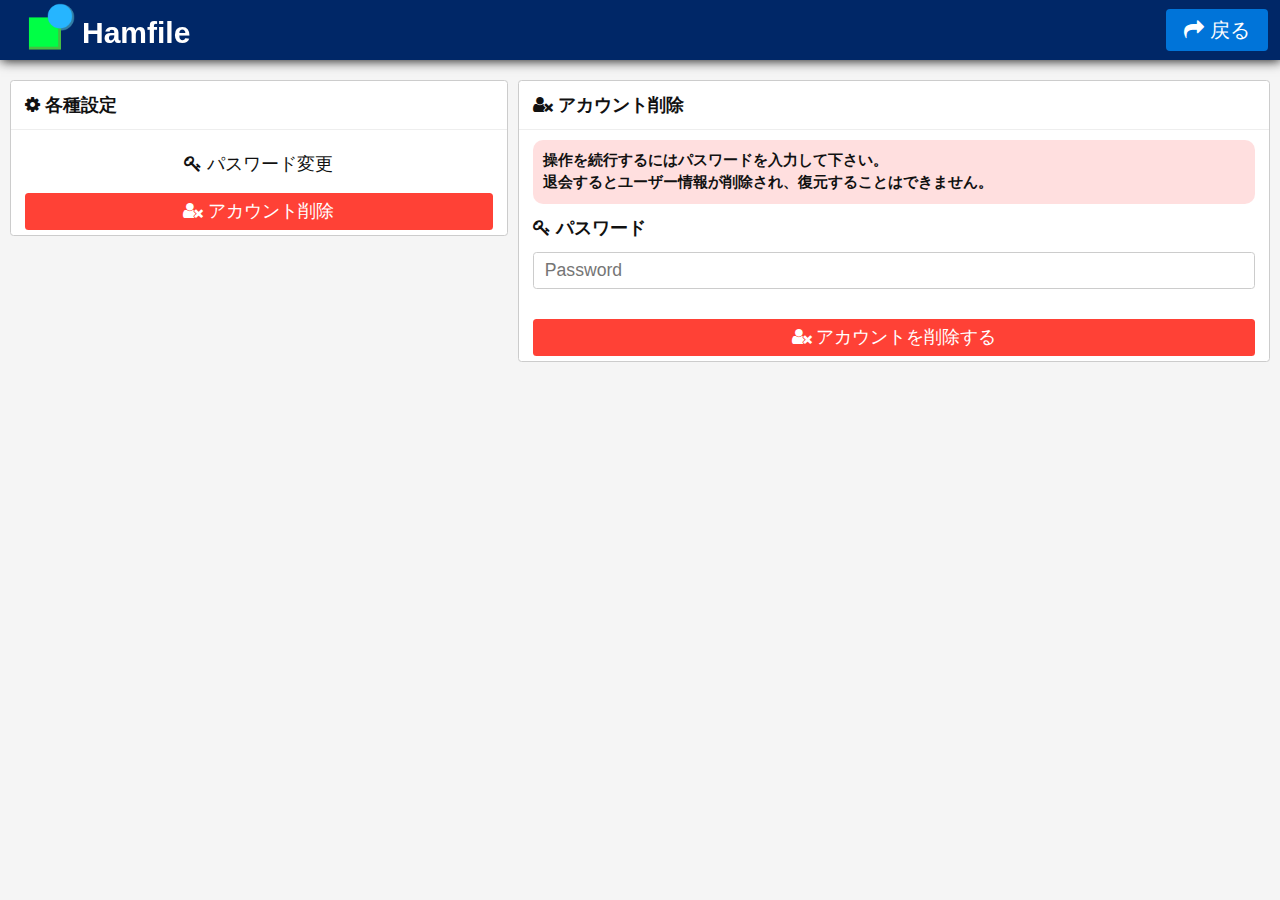
<file: delete_account.html>
<!DOCTYPE html>
<html lang="ja">

<head>
  <meta charset="UTF-8">
  <title>Hamfile - Setting</title>
  <link rel="stylesheet" href="css/picnic.min.css">
  <link rel="stylesheet" href="css/stylesheet.css">
  <link rel="stylesheet" href="css/font-awesome-4.7.0/css/font-awesome.min.css">
  <script type="text/javascript" src="script/script.js"></script>
  <script type="text/javascript" src="script/jquery-3.1.1.min.js"></script>
  <link rel="shortcut icon" href="img/Logoico.ico">
</head>

<body>

<!-- ■ナビゲーションバー -->
<nav class="demo imponent">
  <!-- ロゴ -->
   <a href="index.html" class="brand">
    <span class="logo"><img class="title_logo" src="img/Logo400.png" alt="logo">Hamfile</span>
  </a>
  <!-- レスポンシブメニュー -->
  <input id="bmenub" type="checkbox" class="show">
  <label for="bmenub" class="burger pseudo button"><i class="fa fa-navicon"></i></label>
  <!-- メニュー項目 -->
  <div class="menu">
    <a href="profile.jsp" class="button"><i class="fa fa-share"></i> 戻る</a>
  </div>
</nav>

<!-- ■アカウント設定 -->
<div class="flex four contents">
  <!-- ⚙各種設定 -->
   <span class="two-fifth setting_menu">
    <article class="card">
      <header><i class="fa fa-cog"></i> 各種設定</header>
      <section>
        
        <a href="setting_pass.html" class="button pseudo full"><i class="fa fa-key"></i> パスワード変更</a>
        <a href="delete_account.html" class="button error full delete_button"><i class="fa fa-user-times"></i> アカウント削除</a>
      </section>
    </article>
  </span>
  <!-- 設定コンテンツ -->
  <span class="three-fifth">
    <article class="card">
      <header><i class="fa fa-user-times"></i> アカウント削除</header>
      <section>
       <form action="#">
        <h5 class="danger_message">操作を続行するにはパスワードを入力して下さい。<br>退会するとユーザー情報が削除され、復元することはできません。</h5>
        <h4><i class="fa fa-key"></i> パスワード</h4>
        <input name = "password" type="password" placeholder="Password">
        <h3><!-- なにも記入しない --></h3>
        <input class="full error" type="submit" value="&#xf235; アカウントを削除する">
       </form>
      </section>
    </article>
  </span>
</div>

</body>
</html>
</file>
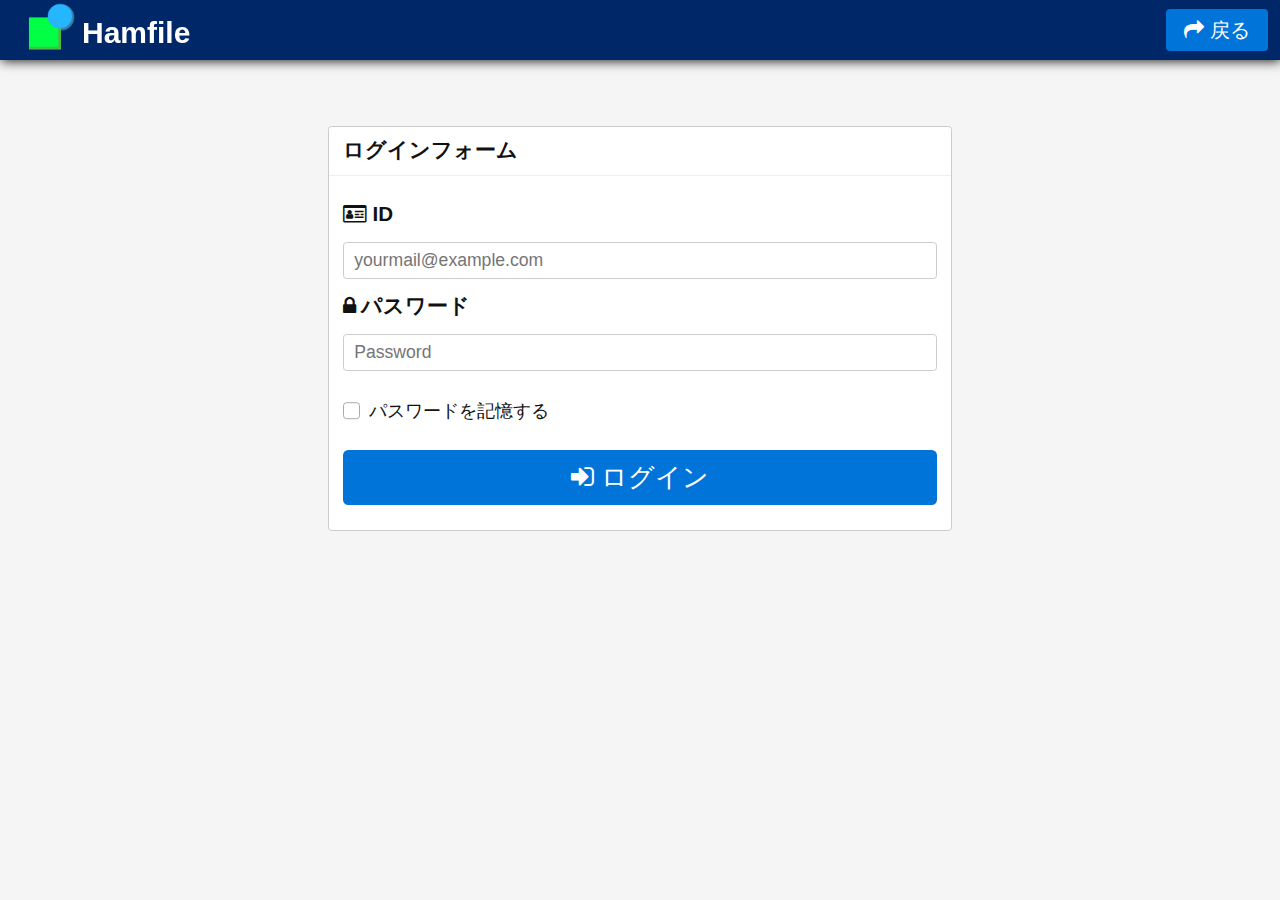
<file: login.html>
<!DOCTYPE html>
<html lang="ja">

<head>
  <meta charset="UTF-8">
  <title>Hamfile - Login</title>
  <link rel="stylesheet" href="css/picnic.min.css">
  <link rel="stylesheet" href="css/stylesheet.css">
  <link rel="stylesheet" href="css/font-awesome-4.7.0/css/font-awesome.min.css">
  <script type="text/javascript" src="script/script.js"></script>
  <script type="text/javascript" src="script/jquery-3.1.1.min.js"></script>
  <link rel="shortcut icon" href="img/Logoico.ico">
</head>

<body>

<!-- ■ナビゲーションバー -->
<nav class="demo imponent">
 <!-- ロゴ -->
  <a href="index.html" class="brand">
    <span class="logo"><img class="title_logo" src="img/Logo400.png" alt="logo">Hamfile</span>
  </a>
  <!-- レスポンシブメニュー -->
  <input id="bmenub" type="checkbox" class="show">
  <label for="bmenub" class="burger pseudo button"><i class="fa fa-navicon"></i></label>
  <!-- メニュー項目 -->
  <div class="menu">
    <a href="index.html" class="button"><i class="fa fa-share"></i> 戻る</a>
  </div>
</nav>

<!-- ■コンテンツ -->
<form method="POST" action="./LoginServlet">
<div class="flex four contents">

<span><!-- 左余白なので記入禁止 --></span>

<!-- ■ログインフォーム -->
<span class="fl1 half">
  <article class="card login_card">
    <header><h3>ログインフォーム</h3></header>
    <section>
      <form action="POST">
        <h3><i class="fa fa-id-card-o"></i> ID</h3>
        <input name = "id" type="text" placeholder="yourmail@example.com">
        <h3><i class="fa fa-lock"></i> パスワード</h3>
        <input name = "password" type="password" placeholder="Password">
        <label class="checkbox_mg">
          <input type="checkbox">
          <span class="checkable">パスワードを記憶する</span>
        </label>
        <input name = "submit" type="submit" value="&#xf090; ログイン" class="full login_button">
      </form>
    </section>
  </article>
</span>

<span><!-- 右余白なので記入禁止 --></span>

</div>
</form>

</body>

</html>
</file>
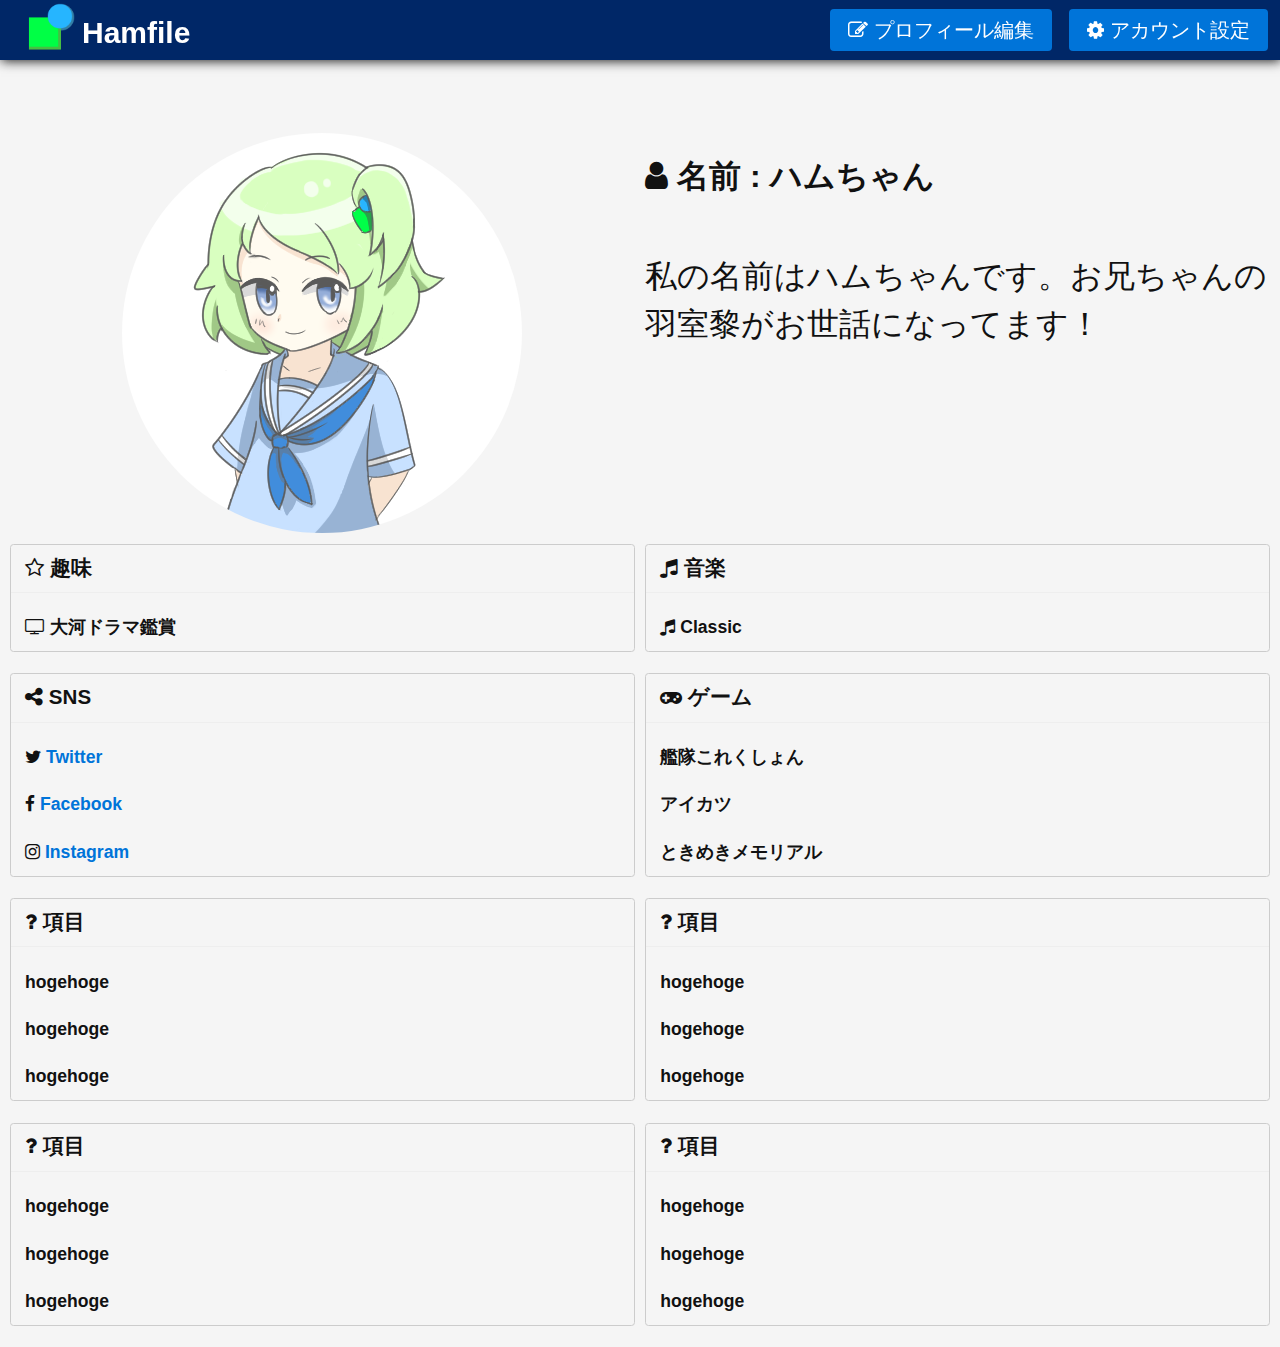
<file: presentation.html>
<!DOCTYPE html>
<html lang="ja">

<head>
  <meta charset="UTF-8">
  <title>Hamfile - Profile</title>
  <link rel="stylesheet" href="css/picnic.min.css">
  <link rel="stylesheet" href="css/stylesheet.css">
  <link rel="stylesheet" href="css/font-awesome-4.7.0/css/font-awesome.min.css">
  <script type="text/javascript" src="script/script.js"></script>
  <scirpt type="text/javascript" src="script/jquery-3.1.1.min.js"></scirpt>
  <link rel="shortcut icon" href="img/Logoico.ico">
</head>

<body>

<!-- ■ナビゲーションバー -->
<nav class="demo imponent">
  <a href="index.html" class="brand">
    <span class="logo"><img class="title_logo" src="img/Logo400.png" alt="logo">Hamfile</span>
  </a>
  <!-- レスポンシブメニュー -->
  <input id="bmenub" type="checkbox" class="show">
  <label for="bmenub" class="burger pseudo button"><i class="fa fa-navicon"></i></label>
  <!-- メニュー項目 -->
  <div class="menu">
     <a href="edit.jsp" class="button"><i class="fa fa-pencil-square-o"></i> プロフィール編集</a><!--}-->
     <a href="setting.html" class="button"><i class="fa fa-cog"></i> アカウント設定</a>
  </div>
</nav>

<div class="flex two contents_profile">

<!-- ■プロフィール画像 -->
<span>
  <img class="profile_img" src="img/ham_profile.png">
</span>

<!-- ■基本プロフィール -->
<span>
  <div class="information">
    <h4><i class="fa fa-user"></i> 名前 : ハムちゃん</h4>
    <p>私の名前はハムちゃんです。お兄ちゃんの羽室黎がお世話になってます！</p>
  </div>
</span>

<span>
	<article class="card test">
		<header>
			<h3><i class="fa fa-star-o"></i> 趣味</h3>
		</header>
		<section>
		<h4><i class="fa fa-television"></i> 大河ドラマ鑑賞</h4>
		</section>
	</article>
</span>

<span>
	<article class="card test">
		<header class="test2">
			<h3><i class="fa fa-music"></i> 音楽</h3>
		</header>
		<section>
		<h4><i class="fa fa-music"></i> Classic</h4>
		</section>
	</article>
</span>

<span>
	<article class="card test">
		<header>
			<h3><i class="fa fa-share-alt"></i> SNS</h3>
		</header>
		<section>
		<h4><i class="fa fa-twitter"></i> <a href="#">Twitter</a></h4>
		<h4><i class="fa fa-facebook"></i> <a href="#">Facebook</a></h4>
		<h4><i class="fa fa-instagram"></i> <a href="#">Instagram</a></h4>
		</section>
	</article>
</span>

<span>
	<article class="card test">
		<header>
			<h3><i class="fa fa-gamepad"></i> ゲーム</h3>
		</header>
		<section>
		<h4> 艦隊これくしょん</h4>
		<h4> アイカツ</h4>
		<h4> ときめきメモリアル</h4>
		</section>
	</article>
</span>

<span>
	<article class="card test">
		<header>
			<h3><i class="fa fa-question"></i> 項目</h3>
		</header>
		<section>
		<h4>hogehoge</h4>
		<h4>hogehoge</h4>
		<h4>hogehoge</h4>
		</section>
	</article>
</span>

<span>
	<article class="card test">
		<header>
			<h3><i class="fa fa-question"></i> 項目</h3>
		</header>
		<section>
		<h4>hogehoge</h4>
		<h4>hogehoge</h4>
		<h4>hogehoge</h4>
		</section>
	</article>
</span>

<span>
	<article class="card test">
		<header>
			<h3><i class="fa fa-question"></i> 項目</h3>
		</header>
		<section>
		<h4>hogehoge</h4>
		<h4>hogehoge</h4>
		<h4>hogehoge</h4>
		</section>
	</article>
</span>

<span>
	<article class="card test">
		<header>
			<h3><i class="fa fa-question"></i> 項目</h3>
		</header>
		<section>
		<h4>hogehoge</h4>
		<h4>hogehoge</h4>
		<h4>hogehoge</h4>
		</section>
	</article>
</span>

</div>

</body>

</html>
</file>
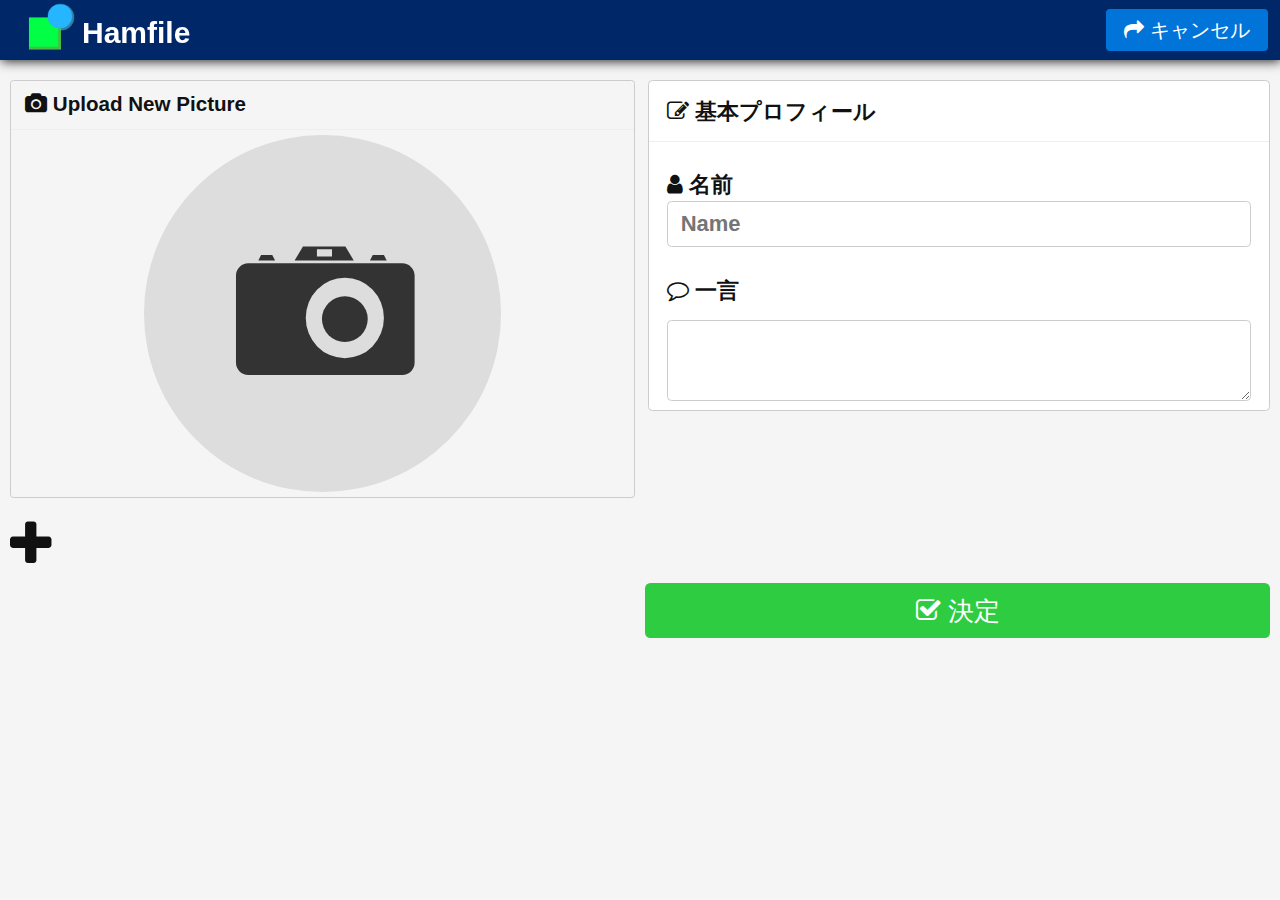
<file: presentation_edit.html>
<!DOCTYPE html>
<html lang="ja">

<head>
  <meta charset="UTF-8">
  <title>Hamfile - Edit</title>
  <link rel="stylesheet" href="css/picnic.min.css">
  <link rel="stylesheet" href="css/stylesheet.css">
  <link rel="stylesheet" href="css/font-awesome-4.7.0/css/font-awesome.min.css">
  <script type="text/javascript" src="script/script.js"></script>
  <scirpt type="text/javascript" src="script/jquery-3.1.1.min.js"></scirpt>
  <link rel="shortcut icon" href="img/Logoico.ico">
</head>

<body>

<!-- ■ナビゲーションバー -->
<nav class="demo imponent">
  <!-- ロゴ -->
  <a href="index.html" class="brand">
    <span class="logo"><img class="title_logo" src="img/Logo400.png" alt="logo">Hamfile</span>
  </a>
  <!-- レスポンシブメニュー -->
  <input id="bmenub" type="checkbox" class="show">
  <label for="bmenub" class="burger pseudo button"><i class="fa fa-navicon"></i></label>
  <!-- メニュー項目 -->
  <div class="menu">
    <a href="profile.jsp" class="button"><i class="fa fa-share"></i> キャンセル</a>
  </div>
</nav>


<form method="POST" enctype="multipart/form-data" action="./UploadServlet">
<div class="flex two contents">

<!-- ■画像アップロード -->
<span>
  <article class="card upload_pic_card test">
    <header><h3><i class="fa fa-camera"></i> Upload New Picture</h3></header>
    <section class="upload_pic_section">
      <label class="dropimage miniprofile">
        <input name="filea" accept="image/jpeg,image/png" title="Drop image or click me" type="file">
      </label>
    </section>
  </article>
</span>

<!-- ■基本プロフィール編集 -->
<span class="information_edit">
  <article class="card">
    <header><i class="fa fa-pencil-square-o"></i> 基本プロフィール</header>
    <section>
      <h4><i class="fa fa-user"></i> 名前<input name= "name" type="text" placeholder="Name"></h4>
      <h4><i class="fa fa-comment-o"></i> 一言</h4>
      <textarea></textarea>
    </section>
  </article>
</span>

<span><i class="fa fa-plus fa-3x"></i></span>

<span></span>



<!-- なにも記入しない -->
 <span>
</span>

<!-- 決定ボタン -->
<span>
  <input class="full add_profile_btn success" type="submit" value="&#xf046; 決定">
</span>

</div>
</form>

</body>

</html>
</file>
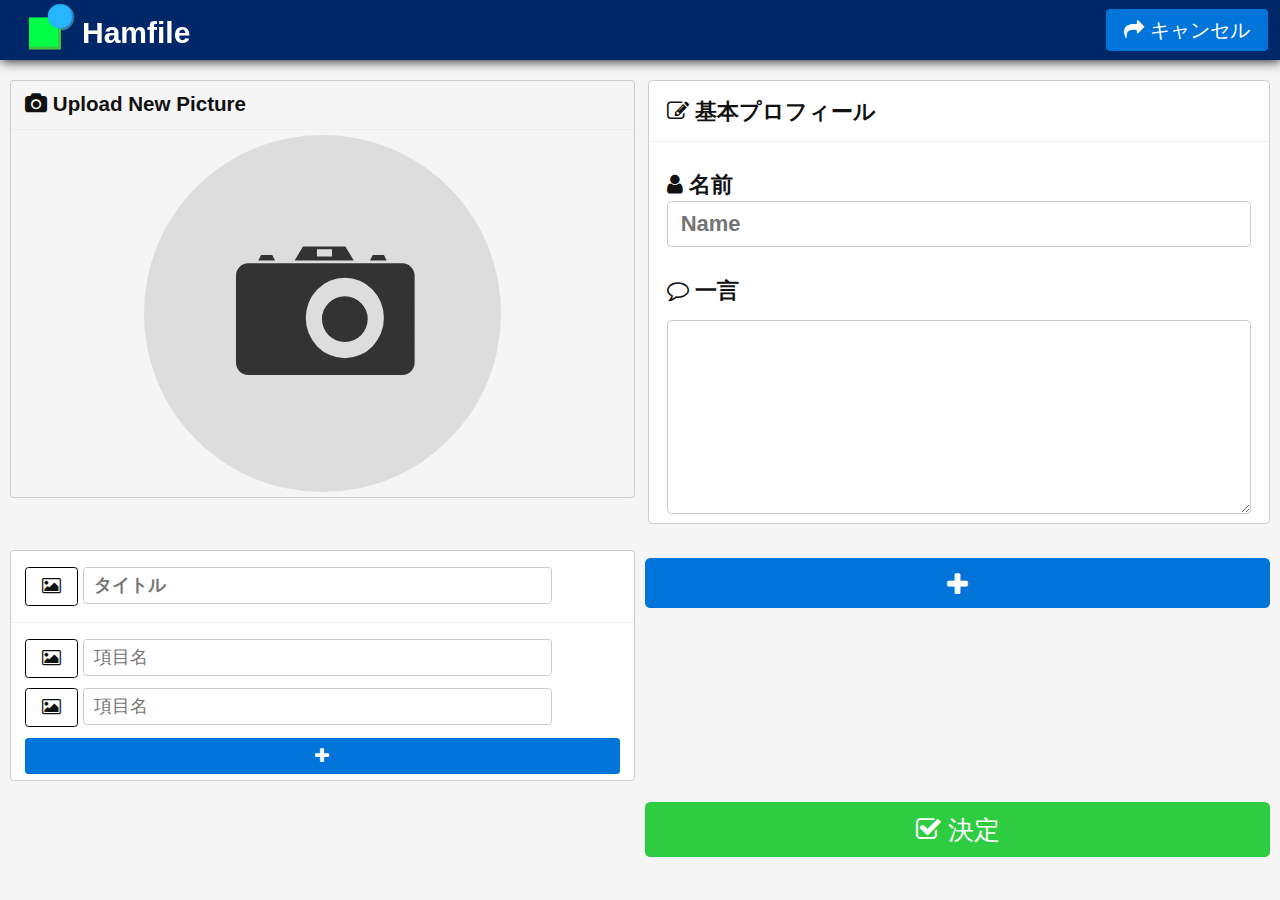
<file: presentation_edit2.html>
<!DOCTYPE html>
<html lang="ja">

<head>
  <meta charset="UTF-8">
  <title>Hamfile - Edit</title>
  <link rel="stylesheet" href="css/picnic.min.css">
  <link rel="stylesheet" href="css/stylesheet.css">
  <link rel="stylesheet" href="css/font-awesome-4.7.0/css/font-awesome.min.css">
  <script type="text/javascript" src="script/script.js"></script>
  <scirpt type="text/javascript" src="script/jquery-3.1.1.min.js"></scirpt>
  <link rel="shortcut icon" href="img/Logoico.ico">
</head>

<body>

<!-- ■ナビゲーションバー -->
<nav class="demo imponent">
  <!-- ロゴ -->
  <a href="index.html" class="brand">
    <span class="logo"><img class="title_logo" src="img/Logo400.png" alt="logo">Hamfile</span>
  </a>
  <!-- レスポンシブメニュー -->
  <input id="bmenub" type="checkbox" class="show">
  <label for="bmenub" class="burger pseudo button"><i class="fa fa-navicon"></i></label>
  <!-- メニュー項目 -->
  <div class="menu">
    <a href="profile.jsp" class="button"><i class="fa fa-share"></i> キャンセル</a>
  </div>
</nav>


<form method="POST" enctype="multipart/form-data" action="./UploadServlet">
<div class="flex two contents">

<!-- ■画像アップロード -->
<span>
  <article class="card upload_pic_card test">
    <header><h3><i class="fa fa-camera"></i> Upload New Picture</h3></header>
    <section class="upload_pic_section">
      <label class="dropimage miniprofile">
        <input name="filea" accept="image/jpeg,image/png" title="Drop image or click me" type="file">
      </label>
    </section>
  </article>
</span>

<!-- ■基本プロフィール編集 -->
<span class="information_edit">
  <article class="card">
    <header><i class="fa fa-pencil-square-o"></i> 基本プロフィール</header>
    <section>
      <h4><i class="fa fa-user"></i> 名前<input name= "name" type="text" placeholder="Name"></h4>
      <h4><i class="fa fa-comment-o"></i> 一言</h4>
      <textarea class="hitokoto"></textarea>
    </section>
  </article>
</span>


<span>
	<article class="card">
		<header>
			<button class="pseudo imgbtn"><i class="fa fa-image"></i></button>
			<input class="col_a" type="text" placeholder="タイトル">
		</header>
		<section>
		<button class="pseudo imgbtn"><i class="fa fa-image"></i></button>
		<input type="text" class="col_a" placeholder="項目名"><br>
		<button class="pseudo imgbtn"><i class="fa fa-image"></i></button>
		<input type="text" class="col_a" placeholder="項目名">
		<button class="full"><i class="fa fa-plus"></i></button>
		</section>
	</article>
</span>

<span>
	<button class="full test3"><i class="fa fa-plus"></i></button>
</span>

<!-- なにも記入しない -->
 <span>
</span>

<!-- 決定ボタン -->
<span>
  <input class="full add_profile_btn success" type="submit" value="&#xf046; 決定">
</span>

</div>
</form>

</body>

</html>
</file>
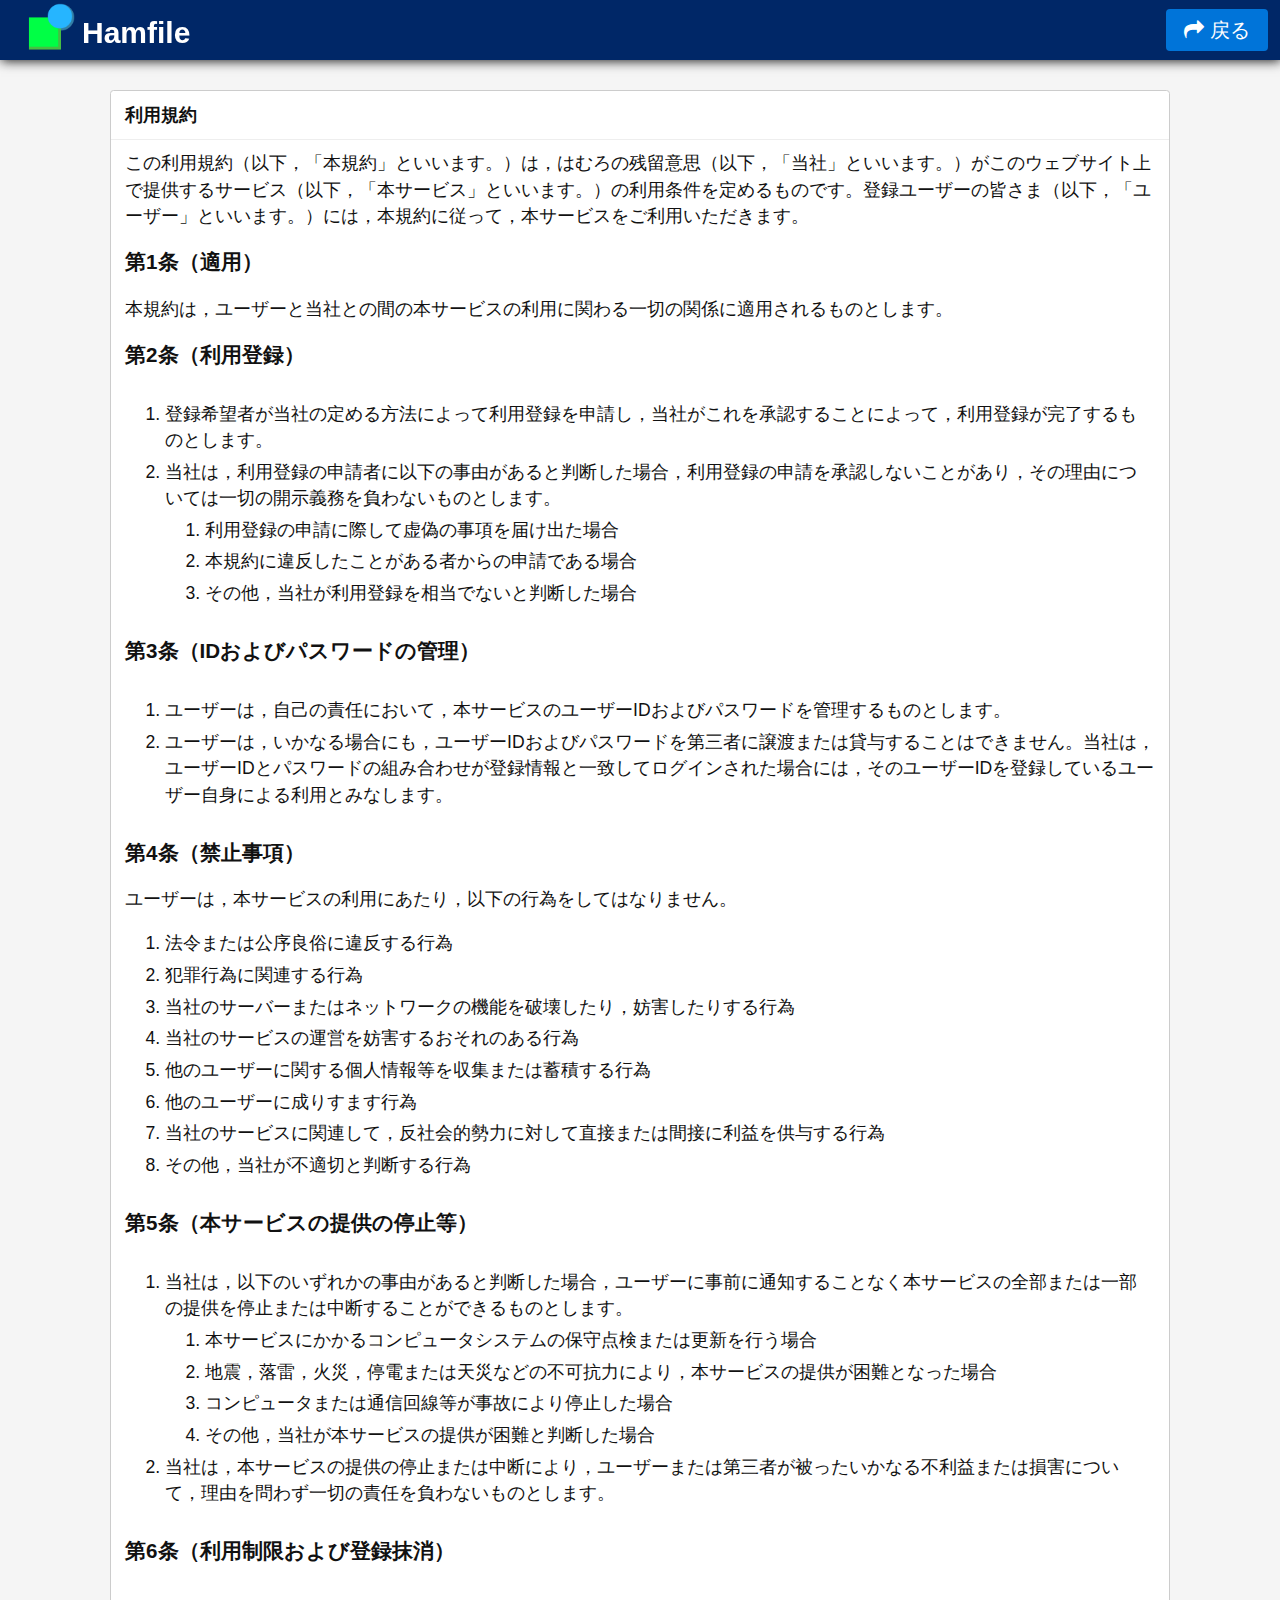
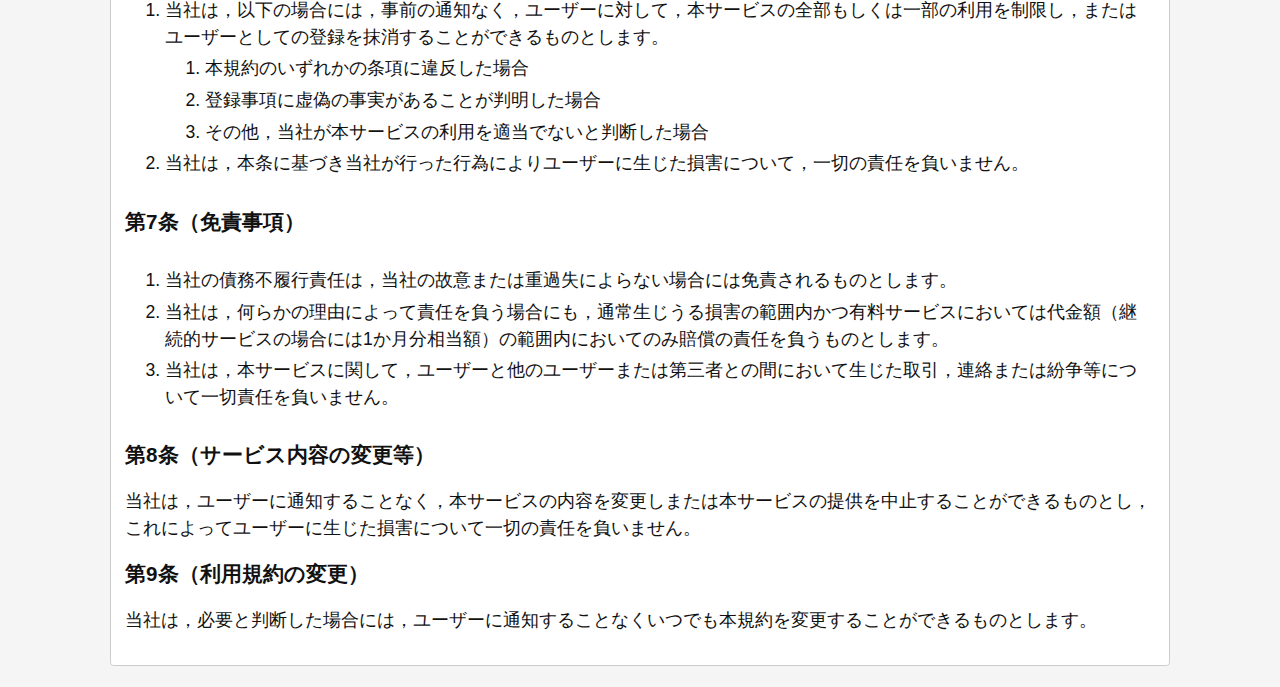
<file: privacy_policy.html>
<!DOCTYPE html>
<html lang="ja">

<head>
	<meta charset="UTF-8">
	<title>Hamfile - TOP</title>
	<link rel="stylesheet" href="css/picnic.min.css">
	<link rel="stylesheet" href="css/stylesheet.css">
	<link rel="stylesheet" href="css/font-awesome-4.7.0/css/font-awesome.min.css">
	<script type="text/javascript" src="script/script.js"></script>
	<script type="text/javascript" src="script/jquery-3.1.1.min.js"></script>
	<link rel="shortcut icon" href="img/Logoico.ico">
</head>

<body>

<!-- ■ナビゲーションバー -->
<nav class="demo imponent">
  <!-- ロゴ -->
  <a href="index.html" class="brand">
    <span class="logo"><img class="title_logo" src="img/Logo400.png" alt="logo">Hamfile</span>
  </a>
  <!-- レスポンシブメニュー -->
  <input id="bmenub" type="checkbox" class="show">
  <label for="bmenub" class="burger pseudo button"><i class="fa fa-navicon"></i></label>
  <!-- メニュー項目 -->
   <div class="menu">
    <a href="index.html" class="button"><i class="fa fa-share"></i> 戻る</a>
  </div>
</nav>

<div class="flex one contents">
<!-- ■利用規約 -->
<span>
  <article class="card policy_card">
    <header>利用規約</header>
    <section>
      <p>この利用規約（以下，「本規約」といいます。）は，はむろの残留意思（以下，「当社」といいます。）がこのウェブサイト上で提供するサービス（以下，「本サービス」といいます。）の利用条件を定めるものです。登録ユーザーの皆さま（以下，「ユーザー」といいます。）には，本規約に従って，本サービスをご利用いただきます。</p>
      <h3>第1条（適用）</h3>
      <p>本規約は，ユーザーと当社との間の本サービスの利用に関わる一切の関係に適用されるものとします。</p>
      <h3>第2条（利用登録）</h3>
      <ol>
        <li>登録希望者が当社の定める方法によって利用登録を申請し，当社がこれを承認することによって，利用登録が完了するものとします。</li>
        <li>当社は，利用登録の申請者に以下の事由があると判断した場合，利用登録の申請を承認しないことがあり，その理由については一切の開示義務を負わないものとします。</li>
        <ol>
          <li>利用登録の申請に際して虚偽の事項を届け出た場合</li>
          <li>本規約に違反したことがある者からの申請である場合</li>
          <li>その他，当社が利用登録を相当でないと判断した場合</li>
        </ol>
      </ol>
      <h3>第3条（IDおよびパスワードの管理）</h3>
      <ol>
        <li>ユーザーは，自己の責任において，本サービスのユーザーIDおよびパスワードを管理するものとします。</li>
        <li>ユーザーは，いかなる場合にも，ユーザーIDおよびパスワードを第三者に譲渡または貸与することはできません。当社は，ユーザーIDとパスワードの組み合わせが登録情報と一致してログインされた場合には，そのユーザーIDを登録しているユーザー自身による利用とみなします。</li>
      </ol>
      <h3>第4条（禁止事項）</h3>
      <p>ユーザーは，本サービスの利用にあたり，以下の行為をしてはなりません。</p>
      <ol>
        <li>法令または公序良俗に違反する行為</li>
        <li>犯罪行為に関連する行為</li>
        <li>当社のサーバーまたはネットワークの機能を破壊したり，妨害したりする行為</li>
        <li>当社のサービスの運営を妨害するおそれのある行為</li>
        <li>他のユーザーに関する個人情報等を収集または蓄積する行為</li>
        <li>他のユーザーに成りすます行為</li>
        <li>当社のサービスに関連して，反社会的勢力に対して直接または間接に利益を供与する行為</li>
        <li>その他，当社が不適切と判断する行為</li>
      </ol>
      <h3>第5条（本サービスの提供の停止等）</h3>
      <ol>
        <li>当社は，以下のいずれかの事由があると判断した場合，ユーザーに事前に通知することなく本サービスの全部または一部の提供を停止または中断することができるものとします。</li>
        <ol>
          <li>本サービスにかかるコンピュータシステムの保守点検または更新を行う場合</li>
          <li>地震，落雷，火災，停電または天災などの不可抗力により，本サービスの提供が困難となった場合</li>
          <li>コンピュータまたは通信回線等が事故により停止した場合</li>
          <li>その他，当社が本サービスの提供が困難と判断した場合</li>
        </ol>
        <li>当社は，本サービスの提供の停止または中断により，ユーザーまたは第三者が被ったいかなる不利益または損害について，理由を問わず一切の責任を負わないものとします。</li>
      </ol>
      <h3>第6条（利用制限および登録抹消）</h3>
      <ol>
        <li>当社は，以下の場合には，事前の通知なく，ユーザーに対して，本サービスの全部もしくは一部の利用を制限し，またはユーザーとしての登録を抹消することができるものとします。</li>
        <ol>
          <li>本規約のいずれかの条項に違反した場合</li>
          <li>登録事項に虚偽の事実があることが判明した場合</li>
          <li>その他，当社が本サービスの利用を適当でないと判断した場合</li>
        </ol>
        <li>当社は，本条に基づき当社が行った行為によりユーザーに生じた損害について，一切の責任を負いません。</li>
      </ol>
      <h3>第7条（免責事項）</h3>
      <ol>
        <li>当社の債務不履行責任は，当社の故意または重過失によらない場合には免責されるものとします。</li>
        <li>当社は，何らかの理由によって責任を負う場合にも，通常生じうる損害の範囲内かつ有料サービスにおいては代金額（継続的サービスの場合には1か月分相当額）の範囲内においてのみ賠償の責任を負うものとします。</li>
        <li>当社は，本サービスに関して，ユーザーと他のユーザーまたは第三者との間において生じた取引，連絡または紛争等について一切責任を負いません。</li>
      </ol>
      <h3>第8条（サービス内容の変更等）</h3>
      <p>当社は，ユーザーに通知することなく，本サービスの内容を変更しまたは本サービスの提供を中止することができるものとし，これによってユーザーに生じた損害について一切の責任を負いません。</p>
      <h3>第9条（利用規約の変更）</h3>
      <p>当社は，必要と判断した場合には，ユーザーに通知することなくいつでも本規約を変更することができるものとします。</p>
      <br>
    </section>
  </article>
</span>

</div>
</body>

</html>
</file>
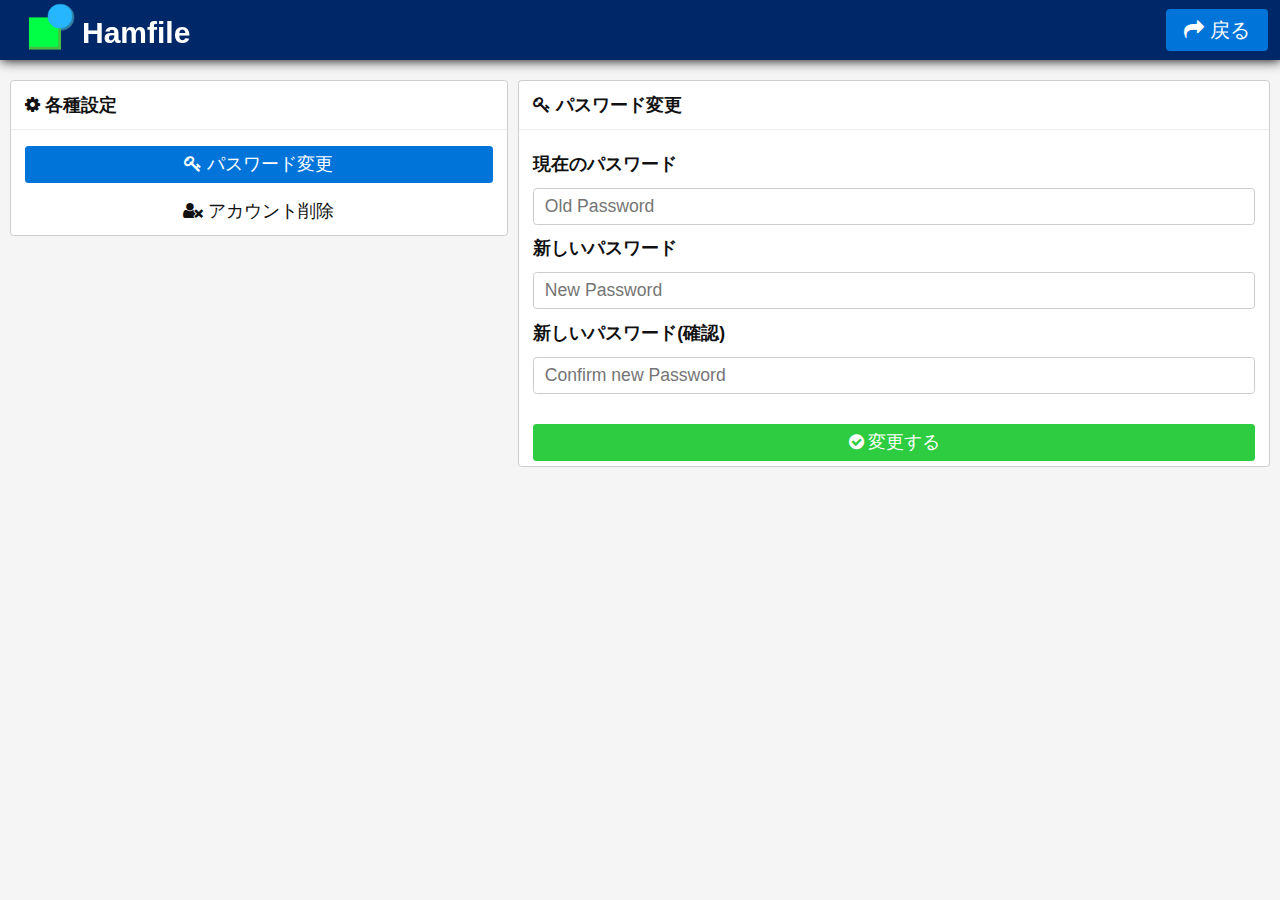
<file: setting_pass.html>
<!DOCTYPE html>
<html lang="ja">

<head>
  <meta charset="UTF-8">
  <title>Hamfile - Setting</title>
  <link rel="stylesheet" href="css/picnic.min.css">
  <link rel="stylesheet" href="css/stylesheet.css">
  <link rel="stylesheet" href="css/font-awesome-4.7.0/css/font-awesome.min.css">
  <script type="text/javascript" src="script/script.js"></script>
  <script type="text/javascript" src="script/jquery-3.1.1.min.js"></script>
  <link rel="shortcut icon" href="img/Logoico.ico">
</head>

<body>

<!-- ■ナビゲーションバー -->
<nav class="demo imponent">
  <!-- ロゴ -->
   <a href="index.html" class="brand">
    <span class="logo"><img class="title_logo" src="img/Logo400.png" alt="logo">Hamfile</span>
  </a>
  <!-- レスポンシブメニュー -->
  <input id="bmenub" type="checkbox" class="show">
  <label for="bmenub" class="burger pseudo button"><i class="fa fa-navicon"></i></label>
  <!-- メニュー項目 -->
  <div class="menu">
    <a href="profile.jsp" class="button"><i class="fa fa-share"></i> 戻る</a>
  </div>
</nav>

<!-- ■アカウント設定 -->
<div class="flex four contents">
  <!-- ⚙各種設定 -->
   <span class="two-fifth setting_menu">
    <article class="card">
      <header><i class="fa fa-cog"></i> 各種設定</header>
      <section>
        <a href="setting_pass.html" class="button full"><i class="fa fa-key"></i> パスワード変更</a>
        <a href="delete_account.html" class="button pseudo full delete_button"><i class="fa fa-user-times"></i> アカウント削除</a>
      </section>
    </article>
  </span>
  <!-- 設定コンテンツ -->
  <span class="three-fifth">
    <article class="card">
      <header><i class="fa fa-key"></i> パスワード変更</header>
      <section>
       <form action="#">
        <h4>現在のパスワード</h4>
        <input name = "password" type="password" placeholder="Old Password">
        <h4>新しいパスワード</h4>
        <input name = "password" type="password" placeholder="New Password">
        <h4>新しいパスワード(確認)</h4>
        <input name = "password" type="password" placeholder="Confirm new Password">
        <h3><!-- なにも記入しない --></h3>
        <input class="full success" type="submit" value="&#xf058; 変更する">
      </form>
      </section>
    </article>
  </span>
</div>

</body>
</html>
</file>
<file: css/stylesheet.css>
/*!
 * "fontname" is lisenced under the SIL Open Font License 1.1
 * by http://font-foundry.com/fontname/
 */
/* ---------------------共通--------------------- */
body {
  font-family: "メイリオ", sans-serif;
  padding: 10px;
  background-color: #F5F5F5;
}

nav.imponent {
  padding: 1em 0;
  font-size: 20px;
  box-shadow: 1px 1px 11px rgba(0,0,0,0.9);
  background-color: #002767;
}

.imponent .logo {
  position: relative;
  height: 3em;
  font-size: 30px;
  transition: all 0.3s;
  top: 5px;
  color: white;
}
.logo:hover{
  transition: all 0.3s;
  color: #318FE0;
}

.contents{
  margin-top: 4em;
}

.checkbox_mg {
  display: block;
  margin: 1.5em 0em 1em 0em;
}
.title_logo{
  position: relative;
  bottom: 4px;
  width: 70px;
}

/* --------------------index-------------------- */
.add_account_button
{
  font-size: 1.5em;
}
.Description{
  text-align: center;
  width: 23%;
}
.desimg_center {
  display: block;
  margin-left: auto;
  margin-right: auto;
}
.desimg {
  position: relative;
  width:auto;
  height:auto;
  max-width:500px;
  max-height:500px;
}
.card_form{
  position: relative;
  top: 2.6em;
  height: 25.2em;
  margin: 0px 10px;
}
.add_form_header3 {
  margin: 13px 0px;
}
/* --------------------login---------------------- */
.login_card {
  position: relative;
  top: 2.6em;
  height: 23em;
}
.login_button{
  font-size: 1.5em;
}
/* --------------------profile-------------------- */
.information {
  font-size: 2.5vw;        /*vw = view height*/
}
.profile_img {
  display: block;
  border-radius: 50%;    /* Make it a circle */
  margin: 0 auto;        /* Center horizontally */
  min-width: 60%;            /* 60% width */
}
.contents_profile{
  margin-top: 7em;
}
.self-card{
	background-color: rgba(255, 255, 255, 0);
}
.spacing{
	letter-spacing: 3px;
  font-size:2em;
}
/* --------------------edit---------------------- */
.miniprofile {
  position: relative;
  border-radius: 50%;    /* Make it a circle */
  margin: 0 auto;        /* Center horizontally */
  width: 60%;            /* 60% width */
  padding-bottom: 60%;   /* 60% height */
  bottom: 5px;
}
.information_edit {
  font-size: 1.25em;
}
.add_profile_btn{
  font-size: 1.5em;
  margin: 0 auto;
}
.upload_pic_card{
}
.upload_pic_section{
}
/* --------------------privacy_policy-------------------- */
.policy_card{
  margin: 10px 100px;
}
/* --------------------Setting--------------------------- */
.setting_menu{
}
/* --------------------Font Awesome---------------------- */
input[type=submit]{
  font-family: FontAwesome;
}
.fa-navicon
{
  color: white;
}
/* ---------setting, setting_pass,delete_account--------- */
.delete_button:hover
{
  background-color: #FF4136;
  color: white;
}
/* ------------------delete_account---------------------- */
.danger_message{
  background-color: rgba(255, 183, 183, 0.44);
  padding: 10px;
  border-radius: 10px;
}

/* etc */

.test{
	background-color: rgba(255, 255, 255, 0);
}
.test3{
	height: 50px;
	font-size: 1.5em;
}
.hitokoto {
	height: 194px;
}
.imgbtn {
	border: 1px solid black;
}
.imgbtn:hover {
	border: 1px solid black;
}
.col_a {
	width: 79%;
}
.adoraku1
{
  margin: 50px 50px 0px 50px;
}
</file>
<file: css/picnic.min.css>
/* Picnic CSS v6.2.5 http://picnicss.com/ */
html{font-family:sans-serif;-ms-text-size-adjust:100%;-webkit-text-size-adjust:100%}body{margin:0}article,aside,details,figcaption,figure,footer,header,hgroup,main,nav,section,summary{display:block}audio,canvas,progress,video{display:inline-block;vertical-align:baseline}audio:not([controls]){display:none;height:0}[hidden],template{display:none}a{background:transparent}a:active,a:hover{outline:0}abbr[title]{border-bottom:1px dotted}b,strong{font-weight:bold}dfn{font-style:italic}h1{font-size:2em;margin:0.67em 0}mark{background:#ff0;color:#000}small{font-size:80%}sub,sup{font-size:75%;line-height:0;position:relative;vertical-align:baseline}sup{top:-0.5em}sub{bottom:-0.25em}img{border:0}svg:not(:root){overflow:hidden}figure{margin:1em 40px}hr{-moz-box-sizing:content-box;box-sizing:content-box;height:0}pre{overflow:auto}code,kbd,pre,samp{font-family:monospace, monospace;font-size:1em}button,input,optgroup,select,textarea{color:inherit;font:inherit;margin:0}button{overflow:visible}button,select{text-transform:none}button,html input[type="button"],input[type="reset"],input[type="submit"]{-webkit-appearance:button;cursor:pointer}button[disabled],input[disabled]{cursor:default}button::-moz-focus-inner,input::-moz-focus-inner{border:0;padding:0}input{line-height:normal}input[type="checkbox"],input[type="radio"]{box-sizing:border-box;padding:0}input[type="number"]::-webkit-inner-spin-button,input[type="number"]::-webkit-outer-spin-button{height:auto}input[type="search"]::-webkit-search-cancel-button,input[type="search"]::-webkit-search-decoration{-webkit-appearance:none}fieldset{border:0;padding:0}legend{border:0;padding:0}textarea{overflow:auto}optgroup{font-weight:bold}table{border-collapse:collapse;border-spacing:0}td,th{padding:0}*{box-sizing:inherit}html,body{font-family:Arial, Helvetica, sans-serif;box-sizing:border-box;height:100%}body{color:#111;font-size:1.1em;line-height:1.5;background:#fff}main{display:block}h1,h2,h3,h4,h5,h6{margin:0;padding:.6em 0}li{margin:0 0 .3em}a{color:#0074d9;text-decoration:none;box-shadow:none;transition:all 0.3s}code{padding:.3em .6em;font-size:.8em;background:#f5f5f5}pre{text-align:left;padding:.3em .6em;background:#f5f5f5;border-radius:.2em}pre code{padding:0}blockquote{padding:0 0 0 1em;margin:0 0 0 .1em;box-shadow:inset 5px 0 rgba(17,17,17,0.3)}label{cursor:pointer}[class^="icon-"]:before,[class*=" icon-"]:before{margin:0 .6em 0 0}i[class^="icon-"]:before,i[class*=" icon-"]:before{margin:0}.label,[data-tooltip]:after,button,.button,[type=submit],.dropimage{display:inline-block;text-align:center;margin:0;padding:.3em .9em;vertical-align:middle;background:#0074d9;color:#fff;border:0;border-radius:.2em;width:auto;-webkit-touch-callout:none;-webkit-user-select:none;-khtml-user-select:none;-moz-user-select:none;-ms-user-select:none;user-select:none}.success.label,.success[data-tooltip]:after,button.success,.success.button,.success[type=submit],.success.dropimage{background:#2ecc40}.warning.label,.warning[data-tooltip]:after,button.warning,.warning.button,.warning[type=submit],.warning.dropimage{background:#ff851b}.error.label,.error[data-tooltip]:after,button.error,.error.button,.error[type=submit],.error.dropimage{background:#ff4136}.pseudo.label,.pseudo[data-tooltip]:after,button.pseudo,.pseudo.button,.pseudo[type=submit],.pseudo.dropimage{background:transparent;color:#111}.label,[data-tooltip]:after{font-size:.6em;padding:.4em .6em;margin-left:1em;line-height:1}button,.button,[type=submit],.dropimage{margin:.3em 0;cursor:pointer;transition:all 0.3s;border-radius:.2em;height:auto;box-shadow:0 0 transparent inset}button:hover,.button:hover,[type=submit]:hover,.dropimage:hover,button:focus,.button:focus,[type=submit]:focus,.dropimage:focus{box-shadow:inset 0 0 0 99em rgba(255,255,255,0.2);border:0}button.pseudo:hover,.pseudo.button:hover,.pseudo[type=submit]:hover,.pseudo.dropimage:hover,button.pseudo:focus,.pseudo.button:focus,.pseudo[type=submit]:focus,.pseudo.dropimage:focus{box-shadow:inset 0 0 0 99em rgba(17,17,17,0.1)}button.active,.active.button,.active[type=submit],.active.dropimage,button:active,.button:active,[type=submit]:active,.dropimage:active,button.pseudo:active,.pseudo.button:active,.pseudo[type=submit]:active,.pseudo.dropimage:active{box-shadow:inset 0 0 0 99em rgba(17,17,17,0.2)}button[disabled],[disabled].button,[disabled][type=submit],[disabled].dropimage{cursor:default;box-shadow:none;background:#bbb}:checked+.toggle,:checked+.toggle:hover{box-shadow:inset 0 0 0 99em rgba(17,17,17,0.2)}[type]+.toggle{padding:.3em .9em;margin-right:0}[type]+.toggle:after,[type]+.toggle:before{display:none}input,textarea,.select select{line-height:1.5;margin:0;height:2.1em;padding:.3em .6em;border:1px solid #ccc;background:#fff;border-radius:.2em;transition:all 0.3s;width:100%}input:focus,textarea:focus,.select select:focus{border:1px solid #0074d9;outline:0}textarea{height:auto}[type=file],[type=color]{cursor:pointer}[type=file]{height:auto}select{background:#fff url([data-uri]) no-repeat scroll 95% center/10px 15px;background-position:calc(100% - 15px) center;border:1px solid #ccc;border-radius:.2em;cursor:pointer;width:100%;height:2.1em;box-sizing:border-box;padding:.3em .45em;transition:all .3s;-moz-appearance:none;-webkit-appearance:none;appearance:none}select::-ms-expand{display:none}select:focus,select:active{border:1px solid #0074d9;transition:outline 0s}select:-moz-focusring{color:transparent;text-shadow:0 0 0 #111}select option{font-size:inherit;padding:.3em .45em}[type=radio],[type=checkbox]{opacity:0;width:0;position:absolute;display:inline-block}[type=radio]+.checkable:hover:before,[type=checkbox]+.checkable:hover:before,[type=radio]:focus+.checkable:before,[type=checkbox]:focus+.checkable:before{border:1px solid #0074d9}[type=radio]+.checkable,[type=checkbox]+.checkable{position:relative;cursor:pointer;padding-left:1.5em;margin-right:.6em}[type=radio]+.checkable:before,[type=checkbox]+.checkable:before,[type=radio]+.checkable:after,[type=checkbox]+.checkable:after{content:'';position:absolute;display:inline-block;left:0;top:50%;transform:translateY(-50%);font-size:1em;line-height:1em;color:transparent;font-family:sans;text-align:center;box-sizing:border-box;width:1em;height:1em;border-radius:50%;transition:all 0.3s}[type=radio]+.checkable:before,[type=checkbox]+.checkable:before{border:1px solid #aaa}[type=radio]:checked+.checkable:after,[type=checkbox]:checked+.checkable:after{background:#555;transform:scale(0.5) translateY(-100%)}[type=checkbox]+.checkable:before{border-radius:.2em}[type=checkbox]+.checkable:after{content:"✔";background:none;transform:scale(2) translateY(-25%);visibility:hidden;opacity:0}[type=checkbox]:checked+.checkable:after{color:#111;background:none;transform:translateY(-50%);transition:all 0.3s;visibility:visible;opacity:1}table{text-align:left}td,th{padding:.3em 2.4em .3em .6em}th{text-align:left;font-weight:900;color:#fff;background-color:#0074d9}.success th{background-color:#2ecc40}.warning th{background-color:#ff851b}.error th{background-color:#ff4136}.dull th{background-color:#aaa}tr:nth-child(even){background:rgba(0,0,0,0.05)}.flex{display:-ms-flexbox;display:flex;margin-left:-0.6em;width:calc(100% + .6em);flex-wrap:wrap;transition:all .3s ease}.flex>*{box-sizing:border-box;flex:1 1 auto;padding-left:.6em;padding-bottom:.6em}.flex[class*="one"]>*,.flex[class*="two"]>*,.flex[class*="three"]>*,.flex[class*="four"]>*,.flex[class*="five"]>*,.flex[class*="six"]>*,.flex[class*="seven"]>*,.flex[class*="eight"]>*,.flex[class*="nine"]>*,.flex[class*="ten"]>*,.flex[class*="eleven"]>*,.flex[class*="twelve"]>*{flex-grow:0}.flex.grow>*{flex-grow:1}.center{justify-content:center}.one>*{width:100%}.two>*{width:50%}.three>*{width:33.33333%}.four>*{width:25%}.five>*{width:20%}.six>*{width:16.66666%}.seven>*{width:14.28571%}.eight>*{width:12.5%}.nine>*{width:11.11111%}.ten>*{width:10%}.eleven>*{width:9.09091%}.twelve>*{width:8.33333%}@media all and (min-width: 500px){.one-500>*{width:100%}.two-500>*{width:50%}.three-500>*{width:33.33333%}.four-500>*{width:25%}.five-500>*{width:20%}.six-500>*{width:16.66666%}.seven-500>*{width:14.28571%}.eight-500>*{width:12.5%}.nine-500>*{width:11.11111%}.ten-500>*{width:10%}.eleven-500>*{width:9.09091%}.twelve-500>*{width:8.33333%}}@media all and (min-width: 600px){.one-600>*{width:100%}.two-600>*{width:50%}.three-600>*{width:33.33333%}.four-600>*{width:25%}.five-600>*{width:20%}.six-600>*{width:16.66666%}.seven-600>*{width:14.28571%}.eight-600>*{width:12.5%}.nine-600>*{width:11.11111%}.ten-600>*{width:10%}.eleven-600>*{width:9.09091%}.twelve-600>*{width:8.33333%}}@media all and (min-width: 700px){.one-700>*{width:100%}.two-700>*{width:50%}.three-700>*{width:33.33333%}.four-700>*{width:25%}.five-700>*{width:20%}.six-700>*{width:16.66666%}.seven-700>*{width:14.28571%}.eight-700>*{width:12.5%}.nine-700>*{width:11.11111%}.ten-700>*{width:10%}.eleven-700>*{width:9.09091%}.twelve-700>*{width:8.33333%}}@media all and (min-width: 800px){.one-800>*{width:100%}.two-800>*{width:50%}.three-800>*{width:33.33333%}.four-800>*{width:25%}.five-800>*{width:20%}.six-800>*{width:16.66666%}.seven-800>*{width:14.28571%}.eight-800>*{width:12.5%}.nine-800>*{width:11.11111%}.ten-800>*{width:10%}.eleven-800>*{width:9.09091%}.twelve-800>*{width:8.33333%}}@media all and (min-width: 900px){.one-900>*{width:100%}.two-900>*{width:50%}.three-900>*{width:33.33333%}.four-900>*{width:25%}.five-900>*{width:20%}.six-900>*{width:16.66666%}.seven-900>*{width:14.28571%}.eight-900>*{width:12.5%}.nine-900>*{width:11.11111%}.ten-900>*{width:10%}.eleven-900>*{width:9.09091%}.twelve-900>*{width:8.33333%}}@media all and (min-width: 1000px){.one-1000>*{width:100%}.two-1000>*{width:50%}.three-1000>*{width:33.33333%}.four-1000>*{width:25%}.five-1000>*{width:20%}.six-1000>*{width:16.66666%}.seven-1000>*{width:14.28571%}.eight-1000>*{width:12.5%}.nine-1000>*{width:11.11111%}.ten-1000>*{width:10%}.eleven-1000>*{width:9.09091%}.twelve-1000>*{width:8.33333%}}@media all and (min-width: 1100px){.one-1100>*{width:100%}.two-1100>*{width:50%}.three-1100>*{width:33.33333%}.four-1100>*{width:25%}.five-1100>*{width:20%}.six-1100>*{width:16.66666%}.seven-1100>*{width:14.28571%}.eight-1100>*{width:12.5%}.nine-1100>*{width:11.11111%}.ten-1100>*{width:10%}.eleven-1100>*{width:9.09091%}.twelve-1100>*{width:8.33333%}}@media all and (min-width: 1200px){.one-1200>*{width:100%}.two-1200>*{width:50%}.three-1200>*{width:33.33333%}.four-1200>*{width:25%}.five-1200>*{width:20%}.six-1200>*{width:16.66666%}.seven-1200>*{width:14.28571%}.eight-1200>*{width:12.5%}.nine-1200>*{width:11.11111%}.ten-1200>*{width:10%}.eleven-1200>*{width:9.09091%}.twelve-1200>*{width:8.33333%}}@media all and (min-width: 1300px){.one-1300>*{width:100%}.two-1300>*{width:50%}.three-1300>*{width:33.33333%}.four-1300>*{width:25%}.five-1300>*{width:20%}.six-1300>*{width:16.66666%}.seven-1300>*{width:14.28571%}.eight-1300>*{width:12.5%}.nine-1300>*{width:11.11111%}.ten-1300>*{width:10%}.eleven-1300>*{width:9.09091%}.twelve-1300>*{width:8.33333%}}@media all and (min-width: 1400px){.one-1400>*{width:100%}.two-1400>*{width:50%}.three-1400>*{width:33.33333%}.four-1400>*{width:25%}.five-1400>*{width:20%}.six-1400>*{width:16.66666%}.seven-1400>*{width:14.28571%}.eight-1400>*{width:12.5%}.nine-1400>*{width:11.11111%}.ten-1400>*{width:10%}.eleven-1400>*{width:9.09091%}.twelve-1400>*{width:8.33333%}}@media all and (min-width: 1500px){.one-1500>*{width:100%}.two-1500>*{width:50%}.three-1500>*{width:33.33333%}.four-1500>*{width:25%}.five-1500>*{width:20%}.six-1500>*{width:16.66666%}.seven-1500>*{width:14.28571%}.eight-1500>*{width:12.5%}.nine-1500>*{width:11.11111%}.ten-1500>*{width:10%}.eleven-1500>*{width:9.09091%}.twelve-1500>*{width:8.33333%}}@media all and (min-width: 1600px){.one-1600>*{width:100%}.two-1600>*{width:50%}.three-1600>*{width:33.33333%}.four-1600>*{width:25%}.five-1600>*{width:20%}.six-1600>*{width:16.66666%}.seven-1600>*{width:14.28571%}.eight-1600>*{width:12.5%}.nine-1600>*{width:11.11111%}.ten-1600>*{width:10%}.eleven-1600>*{width:9.09091%}.twelve-1600>*{width:8.33333%}}@media all and (min-width: 1700px){.one-1700>*{width:100%}.two-1700>*{width:50%}.three-1700>*{width:33.33333%}.four-1700>*{width:25%}.five-1700>*{width:20%}.six-1700>*{width:16.66666%}.seven-1700>*{width:14.28571%}.eight-1700>*{width:12.5%}.nine-1700>*{width:11.11111%}.ten-1700>*{width:10%}.eleven-1700>*{width:9.09091%}.twelve-1700>*{width:8.33333%}}@media all and (min-width: 1800px){.one-1800>*{width:100%}.two-1800>*{width:50%}.three-1800>*{width:33.33333%}.four-1800>*{width:25%}.five-1800>*{width:20%}.six-1800>*{width:16.66666%}.seven-1800>*{width:14.28571%}.eight-1800>*{width:12.5%}.nine-1800>*{width:11.11111%}.ten-1800>*{width:10%}.eleven-1800>*{width:9.09091%}.twelve-1800>*{width:8.33333%}}@media all and (min-width: 1900px){.one-1900>*{width:100%}.two-1900>*{width:50%}.three-1900>*{width:33.33333%}.four-1900>*{width:25%}.five-1900>*{width:20%}.six-1900>*{width:16.66666%}.seven-1900>*{width:14.28571%}.eight-1900>*{width:12.5%}.nine-1900>*{width:11.11111%}.ten-1900>*{width:10%}.eleven-1900>*{width:9.09091%}.twelve-1900>*{width:8.33333%}}@media all and (min-width: 2000px){.one-2000>*{width:100%}.two-2000>*{width:50%}.three-2000>*{width:33.33333%}.four-2000>*{width:25%}.five-2000>*{width:20%}.six-2000>*{width:16.66666%}.seven-2000>*{width:14.28571%}.eight-2000>*{width:12.5%}.nine-2000>*{width:11.11111%}.ten-2000>*{width:10%}.eleven-2000>*{width:9.09091%}.twelve-2000>*{width:8.33333%}}.full{width:100%}.half{width:50%}.third{width:33.33333%}.two-third{width:66.66666%}.fourth{width:25%}.three-fourth{width:75%}.fifth{width:20%}.two-fifth{width:40%}.three-fifth{width:60%}.four-fifth{width:80%}.sixth{width:16.66666%}.none{display:none}@media all and (min-width: 500px){.full-500{width:100%;display:block}.half-500{width:50%;display:block}.third-500{width:33.33333%;display:block}.two-third-500{width:66.66666%;display:block}.fourth-500{width:25%;display:block}.three-fourth-500{width:75%;display:block}.fifth-500{width:20%;display:block}.two-fifth-500{width:40%;display:block}.three-fifth-500{width:60%;display:block}.four-fifth-500{width:80%;display:block}.sixth-500{width:16.66666%;display:block}}@media all and (min-width: 600px){.full-600{width:100%;display:block}.half-600{width:50%;display:block}.third-600{width:33.33333%;display:block}.two-third-600{width:66.66666%;display:block}.fourth-600{width:25%;display:block}.three-fourth-600{width:75%;display:block}.fifth-600{width:20%;display:block}.two-fifth-600{width:40%;display:block}.three-fifth-600{width:60%;display:block}.four-fifth-600{width:80%;display:block}.sixth-600{width:16.66666%;display:block}}@media all and (min-width: 700px){.full-700{width:100%;display:block}.half-700{width:50%;display:block}.third-700{width:33.33333%;display:block}.two-third-700{width:66.66666%;display:block}.fourth-700{width:25%;display:block}.three-fourth-700{width:75%;display:block}.fifth-700{width:20%;display:block}.two-fifth-700{width:40%;display:block}.three-fifth-700{width:60%;display:block}.four-fifth-700{width:80%;display:block}.sixth-700{width:16.66666%;display:block}}@media all and (min-width: 800px){.full-800{width:100%;display:block}.half-800{width:50%;display:block}.third-800{width:33.33333%;display:block}.two-third-800{width:66.66666%;display:block}.fourth-800{width:25%;display:block}.three-fourth-800{width:75%;display:block}.fifth-800{width:20%;display:block}.two-fifth-800{width:40%;display:block}.three-fifth-800{width:60%;display:block}.four-fifth-800{width:80%;display:block}.sixth-800{width:16.66666%;display:block}}@media all and (min-width: 900px){.full-900{width:100%;display:block}.half-900{width:50%;display:block}.third-900{width:33.33333%;display:block}.two-third-900{width:66.66666%;display:block}.fourth-900{width:25%;display:block}.three-fourth-900{width:75%;display:block}.fifth-900{width:20%;display:block}.two-fifth-900{width:40%;display:block}.three-fifth-900{width:60%;display:block}.four-fifth-900{width:80%;display:block}.sixth-900{width:16.66666%;display:block}}@media all and (min-width: 1000px){.full-1000{width:100%;display:block}.half-1000{width:50%;display:block}.third-1000{width:33.33333%;display:block}.two-third-1000{width:66.66666%;display:block}.fourth-1000{width:25%;display:block}.three-fourth-1000{width:75%;display:block}.fifth-1000{width:20%;display:block}.two-fifth-1000{width:40%;display:block}.three-fifth-1000{width:60%;display:block}.four-fifth-1000{width:80%;display:block}.sixth-1000{width:16.66666%;display:block}}@media all and (min-width: 1100px){.full-1100{width:100%;display:block}.half-1100{width:50%;display:block}.third-1100{width:33.33333%;display:block}.two-third-1100{width:66.66666%;display:block}.fourth-1100{width:25%;display:block}.three-fourth-1100{width:75%;display:block}.fifth-1100{width:20%;display:block}.two-fifth-1100{width:40%;display:block}.three-fifth-1100{width:60%;display:block}.four-fifth-1100{width:80%;display:block}.sixth-1100{width:16.66666%;display:block}}@media all and (min-width: 1200px){.full-1200{width:100%;display:block}.half-1200{width:50%;display:block}.third-1200{width:33.33333%;display:block}.two-third-1200{width:66.66666%;display:block}.fourth-1200{width:25%;display:block}.three-fourth-1200{width:75%;display:block}.fifth-1200{width:20%;display:block}.two-fifth-1200{width:40%;display:block}.three-fifth-1200{width:60%;display:block}.four-fifth-1200{width:80%;display:block}.sixth-1200{width:16.66666%;display:block}}@media all and (min-width: 1300px){.full-1300{width:100%;display:block}.half-1300{width:50%;display:block}.third-1300{width:33.33333%;display:block}.two-third-1300{width:66.66666%;display:block}.fourth-1300{width:25%;display:block}.three-fourth-1300{width:75%;display:block}.fifth-1300{width:20%;display:block}.two-fifth-1300{width:40%;display:block}.three-fifth-1300{width:60%;display:block}.four-fifth-1300{width:80%;display:block}.sixth-1300{width:16.66666%;display:block}}@media all and (min-width: 1400px){.full-1400{width:100%;display:block}.half-1400{width:50%;display:block}.third-1400{width:33.33333%;display:block}.two-third-1400{width:66.66666%;display:block}.fourth-1400{width:25%;display:block}.three-fourth-1400{width:75%;display:block}.fifth-1400{width:20%;display:block}.two-fifth-1400{width:40%;display:block}.three-fifth-1400{width:60%;display:block}.four-fifth-1400{width:80%;display:block}.sixth-1400{width:16.66666%;display:block}}@media all and (min-width: 1500px){.full-1500{width:100%;display:block}.half-1500{width:50%;display:block}.third-1500{width:33.33333%;display:block}.two-third-1500{width:66.66666%;display:block}.fourth-1500{width:25%;display:block}.three-fourth-1500{width:75%;display:block}.fifth-1500{width:20%;display:block}.two-fifth-1500{width:40%;display:block}.three-fifth-1500{width:60%;display:block}.four-fifth-1500{width:80%;display:block}.sixth-1500{width:16.66666%;display:block}}@media all and (min-width: 1600px){.full-1600{width:100%;display:block}.half-1600{width:50%;display:block}.third-1600{width:33.33333%;display:block}.two-third-1600{width:66.66666%;display:block}.fourth-1600{width:25%;display:block}.three-fourth-1600{width:75%;display:block}.fifth-1600{width:20%;display:block}.two-fifth-1600{width:40%;display:block}.three-fifth-1600{width:60%;display:block}.four-fifth-1600{width:80%;display:block}.sixth-1600{width:16.66666%;display:block}}@media all and (min-width: 1700px){.full-1700{width:100%;display:block}.half-1700{width:50%;display:block}.third-1700{width:33.33333%;display:block}.two-third-1700{width:66.66666%;display:block}.fourth-1700{width:25%;display:block}.three-fourth-1700{width:75%;display:block}.fifth-1700{width:20%;display:block}.two-fifth-1700{width:40%;display:block}.three-fifth-1700{width:60%;display:block}.four-fifth-1700{width:80%;display:block}.sixth-1700{width:16.66666%;display:block}}@media all and (min-width: 1800px){.full-1800{width:100%;display:block}.half-1800{width:50%;display:block}.third-1800{width:33.33333%;display:block}.two-third-1800{width:66.66666%;display:block}.fourth-1800{width:25%;display:block}.three-fourth-1800{width:75%;display:block}.fifth-1800{width:20%;display:block}.two-fifth-1800{width:40%;display:block}.three-fifth-1800{width:60%;display:block}.four-fifth-1800{width:80%;display:block}.sixth-1800{width:16.66666%;display:block}}@media all and (min-width: 1900px){.full-1900{width:100%;display:block}.half-1900{width:50%;display:block}.third-1900{width:33.33333%;display:block}.two-third-1900{width:66.66666%;display:block}.fourth-1900{width:25%;display:block}.three-fourth-1900{width:75%;display:block}.fifth-1900{width:20%;display:block}.two-fifth-1900{width:40%;display:block}.three-fifth-1900{width:60%;display:block}.four-fifth-1900{width:80%;display:block}.sixth-1900{width:16.66666%;display:block}}@media all and (min-width: 2000px){.full-2000{width:100%;display:block}.half-2000{width:50%;display:block}.third-2000{width:33.33333%;display:block}.two-third-2000{width:66.66666%;display:block}.fourth-2000{width:25%;display:block}.three-fourth-2000{width:75%;display:block}.fifth-2000{width:20%;display:block}.two-fifth-2000{width:40%;display:block}.three-fifth-2000{width:60%;display:block}.four-fifth-2000{width:80%;display:block}.sixth-2000{width:16.66666%;display:block}}@media all and (min-width: 500px){.none-500{display:none}}@media all and (min-width: 600px){.none-600{display:none}}@media all and (min-width: 700px){.none-700{display:none}}@media all and (min-width: 800px){.none-800{display:none}}@media all and (min-width: 900px){.none-900{display:none}}@media all and (min-width: 1000px){.none-1000{display:none}}@media all and (min-width: 1100px){.none-1100{display:none}}@media all and (min-width: 1200px){.none-1200{display:none}}@media all and (min-width: 1300px){.none-1300{display:none}}@media all and (min-width: 1400px){.none-1400{display:none}}@media all and (min-width: 1500px){.none-1500{display:none}}@media all and (min-width: 1600px){.none-1600{display:none}}@media all and (min-width: 1700px){.none-1700{display:none}}@media all and (min-width: 1800px){.none-1800{display:none}}@media all and (min-width: 1900px){.none-1900{display:none}}@media all and (min-width: 2000px){.none-2000{display:none}}.off-none{margin-left:0}.off-half{margin-left:50%}.off-third{margin-left:33.33333%}.off-two-third{margin-left:66.66666%}.off-fourth{margin-left:25%}.off-three-fourth{margin-left:75%}.off-fifth{margin-left:20%}.off-two-fifth{margin-left:40%}.off-three-fifth{margin-left:60%}.off-four-fifth{margin-left:80%}.off-sixth{margin-left:16.66666%}@media all and (min-width: 500px){.off-none-500{margin-left:0}.off-half-500{margin-left:50%}.off-third-500{margin-left:33.33333%}.off-two-third-500{margin-left:66.66666%}.off-fourth-500{margin-left:25%}.off-three-fourth-500{margin-left:75%}.off-fifth-500{margin-left:20%}.off-two-fifth-500{margin-left:40%}.off-three-fifth-500{margin-left:60%}.off-four-fifth-500{margin-left:80%}.off-sixth-500{margin-left:16.66666%}}@media all and (min-width: 600px){.off-none-600{margin-left:0}.off-half-600{margin-left:50%}.off-third-600{margin-left:33.33333%}.off-two-third-600{margin-left:66.66666%}.off-fourth-600{margin-left:25%}.off-three-fourth-600{margin-left:75%}.off-fifth-600{margin-left:20%}.off-two-fifth-600{margin-left:40%}.off-three-fifth-600{margin-left:60%}.off-four-fifth-600{margin-left:80%}.off-sixth-600{margin-left:16.66666%}}@media all and (min-width: 700px){.off-none-700{margin-left:0}.off-half-700{margin-left:50%}.off-third-700{margin-left:33.33333%}.off-two-third-700{margin-left:66.66666%}.off-fourth-700{margin-left:25%}.off-three-fourth-700{margin-left:75%}.off-fifth-700{margin-left:20%}.off-two-fifth-700{margin-left:40%}.off-three-fifth-700{margin-left:60%}.off-four-fifth-700{margin-left:80%}.off-sixth-700{margin-left:16.66666%}}@media all and (min-width: 800px){.off-none-800{margin-left:0}.off-half-800{margin-left:50%}.off-third-800{margin-left:33.33333%}.off-two-third-800{margin-left:66.66666%}.off-fourth-800{margin-left:25%}.off-three-fourth-800{margin-left:75%}.off-fifth-800{margin-left:20%}.off-two-fifth-800{margin-left:40%}.off-three-fifth-800{margin-left:60%}.off-four-fifth-800{margin-left:80%}.off-sixth-800{margin-left:16.66666%}}@media all and (min-width: 900px){.off-none-900{margin-left:0}.off-half-900{margin-left:50%}.off-third-900{margin-left:33.33333%}.off-two-third-900{margin-left:66.66666%}.off-fourth-900{margin-left:25%}.off-three-fourth-900{margin-left:75%}.off-fifth-900{margin-left:20%}.off-two-fifth-900{margin-left:40%}.off-three-fifth-900{margin-left:60%}.off-four-fifth-900{margin-left:80%}.off-sixth-900{margin-left:16.66666%}}@media all and (min-width: 1000px){.off-none-1000{margin-left:0}.off-half-1000{margin-left:50%}.off-third-1000{margin-left:33.33333%}.off-two-third-1000{margin-left:66.66666%}.off-fourth-1000{margin-left:25%}.off-three-fourth-1000{margin-left:75%}.off-fifth-1000{margin-left:20%}.off-two-fifth-1000{margin-left:40%}.off-three-fifth-1000{margin-left:60%}.off-four-fifth-1000{margin-left:80%}.off-sixth-1000{margin-left:16.66666%}}@media all and (min-width: 1100px){.off-none-1100{margin-left:0}.off-half-1100{margin-left:50%}.off-third-1100{margin-left:33.33333%}.off-two-third-1100{margin-left:66.66666%}.off-fourth-1100{margin-left:25%}.off-three-fourth-1100{margin-left:75%}.off-fifth-1100{margin-left:20%}.off-two-fifth-1100{margin-left:40%}.off-three-fifth-1100{margin-left:60%}.off-four-fifth-1100{margin-left:80%}.off-sixth-1100{margin-left:16.66666%}}@media all and (min-width: 1200px){.off-none-1200{margin-left:0}.off-half-1200{margin-left:50%}.off-third-1200{margin-left:33.33333%}.off-two-third-1200{margin-left:66.66666%}.off-fourth-1200{margin-left:25%}.off-three-fourth-1200{margin-left:75%}.off-fifth-1200{margin-left:20%}.off-two-fifth-1200{margin-left:40%}.off-three-fifth-1200{margin-left:60%}.off-four-fifth-1200{margin-left:80%}.off-sixth-1200{margin-left:16.66666%}}@media all and (min-width: 1300px){.off-none-1300{margin-left:0}.off-half-1300{margin-left:50%}.off-third-1300{margin-left:33.33333%}.off-two-third-1300{margin-left:66.66666%}.off-fourth-1300{margin-left:25%}.off-three-fourth-1300{margin-left:75%}.off-fifth-1300{margin-left:20%}.off-two-fifth-1300{margin-left:40%}.off-three-fifth-1300{margin-left:60%}.off-four-fifth-1300{margin-left:80%}.off-sixth-1300{margin-left:16.66666%}}@media all and (min-width: 1400px){.off-none-1400{margin-left:0}.off-half-1400{margin-left:50%}.off-third-1400{margin-left:33.33333%}.off-two-third-1400{margin-left:66.66666%}.off-fourth-1400{margin-left:25%}.off-three-fourth-1400{margin-left:75%}.off-fifth-1400{margin-left:20%}.off-two-fifth-1400{margin-left:40%}.off-three-fifth-1400{margin-left:60%}.off-four-fifth-1400{margin-left:80%}.off-sixth-1400{margin-left:16.66666%}}@media all and (min-width: 1500px){.off-none-1500{margin-left:0}.off-half-1500{margin-left:50%}.off-third-1500{margin-left:33.33333%}.off-two-third-1500{margin-left:66.66666%}.off-fourth-1500{margin-left:25%}.off-three-fourth-1500{margin-left:75%}.off-fifth-1500{margin-left:20%}.off-two-fifth-1500{margin-left:40%}.off-three-fifth-1500{margin-left:60%}.off-four-fifth-1500{margin-left:80%}.off-sixth-1500{margin-left:16.66666%}}@media all and (min-width: 1600px){.off-none-1600{margin-left:0}.off-half-1600{margin-left:50%}.off-third-1600{margin-left:33.33333%}.off-two-third-1600{margin-left:66.66666%}.off-fourth-1600{margin-left:25%}.off-three-fourth-1600{margin-left:75%}.off-fifth-1600{margin-left:20%}.off-two-fifth-1600{margin-left:40%}.off-three-fifth-1600{margin-left:60%}.off-four-fifth-1600{margin-left:80%}.off-sixth-1600{margin-left:16.66666%}}@media all and (min-width: 1700px){.off-none-1700{margin-left:0}.off-half-1700{margin-left:50%}.off-third-1700{margin-left:33.33333%}.off-two-third-1700{margin-left:66.66666%}.off-fourth-1700{margin-left:25%}.off-three-fourth-1700{margin-left:75%}.off-fifth-1700{margin-left:20%}.off-two-fifth-1700{margin-left:40%}.off-three-fifth-1700{margin-left:60%}.off-four-fifth-1700{margin-left:80%}.off-sixth-1700{margin-left:16.66666%}}@media all and (min-width: 1800px){.off-none-1800{margin-left:0}.off-half-1800{margin-left:50%}.off-third-1800{margin-left:33.33333%}.off-two-third-1800{margin-left:66.66666%}.off-fourth-1800{margin-left:25%}.off-three-fourth-1800{margin-left:75%}.off-fifth-1800{margin-left:20%}.off-two-fifth-1800{margin-left:40%}.off-three-fifth-1800{margin-left:60%}.off-four-fifth-1800{margin-left:80%}.off-sixth-1800{margin-left:16.66666%}}@media all and (min-width: 1900px){.off-none-1900{margin-left:0}.off-half-1900{margin-left:50%}.off-third-1900{margin-left:33.33333%}.off-two-third-1900{margin-left:66.66666%}.off-fourth-1900{margin-left:25%}.off-three-fourth-1900{margin-left:75%}.off-fifth-1900{margin-left:20%}.off-two-fifth-1900{margin-left:40%}.off-three-fifth-1900{margin-left:60%}.off-four-fifth-1900{margin-left:80%}.off-sixth-1900{margin-left:16.66666%}}@media all and (min-width: 2000px){.off-none-2000{margin-left:0}.off-half-2000{margin-left:50%}.off-third-2000{margin-left:33.33333%}.off-two-third-2000{margin-left:66.66666%}.off-fourth-2000{margin-left:25%}.off-three-fourth-2000{margin-left:75%}.off-fifth-2000{margin-left:20%}.off-two-fifth-2000{margin-left:40%}.off-three-fifth-2000{margin-left:60%}.off-four-fifth-2000{margin-left:80%}.off-sixth-2000{margin-left:16.66666%}}nav{position:fixed;top:0;left:0;right:0;height:3em;padding:0 .6em;background:#fff;box-shadow:0 0 0.2em rgba(17,17,17,0.2);z-index:10000;transition:all .3s;transform-style:preserve-3d}nav .brand,nav .menu,nav .burger{float:right;position:relative;top:50%;-webkit-transform:translateY(-50%);transform:translateY(-50%)}nav .brand{font-weight:700;float:left;padding:0 .6em;max-width:50%;white-space:nowrap;color:#111}nav .brand *{vertical-align:middle}nav .logo{height:2em;margin-right:.3em}nav .select::after{height:calc(100% - 1px);padding:0;line-height:2.4em}nav .menu>*{margin-right:.6em}nav .burger{display:none}@media all and (max-width: 60em){nav .burger{display:inline-block;cursor:pointer;bottom:-1000em;margin:0}nav .burger ~ .menu,nav .show:checked ~ .burger{position:fixed;min-height:100%;width:0;overflow:hidden;top:0;right:0;bottom:-1000em;margin:0;background:#fff;transition:all .3s ease;transform:none}nav .burger ~ .menu{z-index:11}nav .show:checked ~ .burger{color:transparent;width:100%;border-radius:0;background:rgba(0,0,0,0.2);transition:all .3s ease}nav .show:checked ~ .menu{width:70%;overflow:auto;transition:all .3s ease;height:100vh}nav .burger ~ .menu>*{display:block;margin:.3em;text-align:left}nav .burger ~ .menu>a{padding:.3em .9em}}.stack,.stack .toggle{margin-top:0;margin-bottom:0;display:block;width:100%;text-align:left;border-radius:0}.stack:first-child,.stack:first-child .toggle{border-top-left-radius:.2em;border-top-right-radius:.2em}.stack:last-child,.stack:last-child .toggle{border-bottom-left-radius:.2em;border-bottom-right-radius:.2em}input.stack,textarea.stack,select.stack{transition:border-bottom 0 ease 0;border-bottom-width:0}input.stack:last-child,textarea.stack:last-child,select.stack:last-child{border-bottom-width:1px}input.stack:focus+input,input.stack:focus+textarea,input.stack:focus+select,textarea.stack:focus+input,textarea.stack:focus+textarea,textarea.stack:focus+select,select.stack:focus+input,select.stack:focus+textarea,select.stack:focus+select{border-top-color:#0074d9}.card,.modal .overlay ~ *{position:relative;box-shadow:0;border-radius:.2em;border:1px solid #ccc;overflow:hidden;text-align:left;background:#fff;margin-bottom:.6em;padding:0;transition:all .3s ease}.hidden.card,.modal .overlay ~ .hidden,:checked+.card,.modal .overlay ~ :checked+*,.modal .overlay:checked+*{font-size:0;padding:0;margin:0;border:0}.card>*,.modal .overlay ~ *>*{max-width:100%;display:block}.card>*:last-child,.modal .overlay ~ *>*:last-child{margin-bottom:0}.card header,.modal .overlay ~ * header,.card section,.modal .overlay ~ * section,.card>p,.modal .overlay ~ *>p{padding:.6em .8em}.card section,.modal .overlay ~ * section{padding:.6em .8em 0}.card hr,.modal .overlay ~ * hr{border:none;height:1px;background-color:#eee}.card header,.modal .overlay ~ * header{font-weight:bold;position:relative;border-bottom:1px solid #eee}.card header h1,.modal .overlay ~ * header h1,.card header h2,.modal .overlay ~ * header h2,.card header h3,.modal .overlay ~ * header h3,.card header h4,.modal .overlay ~ * header h4,.card header h5,.modal .overlay ~ * header h5,.card header h6,.modal .overlay ~ * header h6{padding:0;margin:0 2em 0 0;line-height:1;display:inline-block;vertical-align:text-bottom}.card header:last-child,.modal .overlay ~ * header:last-child{border-bottom:0}.card footer,.modal .overlay ~ * footer{padding:.8em}.card p,.modal .overlay ~ * p{margin:.3em 0}.card p:first-child,.modal .overlay ~ * p:first-child{margin-top:0}.card p:last-child,.modal .overlay ~ * p:last-child{margin-bottom:0}.card>p,.modal .overlay ~ *>p{margin:0;padding-right:2.5em}.card .close,.modal .overlay ~ * .close{position:absolute;top:.4em;right:.3em;font-size:1.2em;padding:0 .5em;cursor:pointer;width:auto}.card .close:hover,.modal .overlay ~ * .close:hover{color:#ff4136}.card h1+.close,.modal .overlay ~ * h1+.close{margin:.2em}.card h2+.close,.modal .overlay ~ * h2+.close{margin:.1em}.card .dangerous,.modal .overlay ~ * .dangerous{background:#ff4136;float:right}.modal{text-align:center}.modal>input{display:none}.modal>input ~ *{opacity:0;max-height:0;overflow:hidden}.modal .overlay{top:0;left:0;bottom:0;right:0;position:fixed;margin:0;border-radius:0;background:rgba(17,17,17,0.6);transition:all 0.3s;z-index:100000}.modal .overlay:before,.modal .overlay:after{display:none}.modal .overlay ~ *{border:0;position:fixed;top:50%;left:50%;transform:translateX(-50%) translateY(-50%) scale(0.2, 0.2);z-index:1000000;transition:all 0.3s}.modal>input:checked ~ *{display:block;opacity:1;max-height:10000px;transition:all 0.3s}.modal>input:checked ~ .overlay ~ *{max-height:90%;overflow:auto;-webkit-transform:translateX(-50%) translateY(-50%) scale(1, 1);transform:translateX(-50%) translateY(-50%) scale(1, 1)}@media (max-width: 60em){.modal .overlay ~ *{min-width:90%}}.dropimage{position:relative;display:block;padding:0;padding-bottom:56.25%;overflow:hidden;cursor:pointer;border:0;margin:.3em 0;border-radius:.2em;background-color:#ddd;background-size:cover;background-position:center center;background-image:url([data-uri])}.dropimage input{left:0;width:100%;height:100%;border:0;margin:0;padding:0;opacity:0;cursor:pointer;position:absolute}.tabs{position:relative;overflow:hidden}.tabs>label img{float:left;margin-left:.6em}.tabs>.row{width:calc(100% + 2 * .6em);display:table;table-layout:fixed;position:relative;padding-left:0;transition:all .3s;border-spacing:0;margin:0}.tabs>.row:before,.tabs>.row:after{display:none}.tabs>.row>*,.tabs>.row img{display:table-cell;vertical-align:top;margin:0;width:100%}.tabs>input{display:none}.tabs>input+*{width:100%}.tabs>input+label{width:auto}.two.tabs>.row{width:200%;left:-100%}.two.tabs>input:nth-of-type(1):checked ~ .row{margin-left:100%}.two.tabs>label img{width:48%;margin:4% 0 4% 4%}.three.tabs>.row{width:300%;left:-200%}.three.tabs>input:nth-of-type(1):checked ~ .row{margin-left:200%}.three.tabs>input:nth-of-type(2):checked ~ .row{margin-left:100%}.three.tabs>label img{width:30%;margin:5% 0 5% 5%}.four.tabs>.row{width:400%;left:-300%}.four.tabs>input:nth-of-type(1):checked ~ .row{margin-left:300%}.four.tabs>input:nth-of-type(2):checked ~ .row{margin-left:200%}.four.tabs>input:nth-of-type(3):checked ~ .row{margin-left:100%}.four.tabs>label img{width:22%;margin:4% 0 4% 4%}.tabs>label:first-of-type img{margin-left:0}[data-tooltip]{position:relative}[data-tooltip]:after,[data-tooltip]:before{position:absolute;z-index:10;opacity:0;border-width:0;height:0;padding:0;overflow:hidden;transition:opacity .6s ease, height 0s ease .6s;top:calc(100% - 6px);left:0;margin-top:12px}[data-tooltip]:after{margin-left:0;font-size:.8em;background:#111;content:attr(data-tooltip);white-space:nowrap}[data-tooltip]:before{content:'';width:0;height:0;border-width:0;border-style:solid;border-color:transparent transparent #111;margin-top:0;left:10px}[data-tooltip]:hover:after,[data-tooltip]:focus:after,[data-tooltip]:hover:before,[data-tooltip]:focus:before{opacity:1;border-width:6px;height:auto}[data-tooltip]:hover:after,[data-tooltip]:focus:after{padding:.45em .9em}.tooltip-top:after,.tooltip-top:before{top:auto;bottom:calc(100% - 6px);left:0;margin-bottom:12px}.tooltip-top:before{border-color:#111 transparent transparent;margin-bottom:0;left:10px}.tooltip-right:after,.tooltip-right:before{left:100%;margin-left:6px;margin-top:0;top:0}.tooltip-right:before{border-color:transparent #111 transparent transparent;margin-left:-6px;left:100%;top:7px}.tooltip-left:after,.tooltip-left:before{right:100%;margin-right:6px;left:auto;margin-top:0;top:0}.tooltip-left:before{border-color:transparent transparent transparent #111;margin-right:-6px;right:100%;top:7px}
</file>
